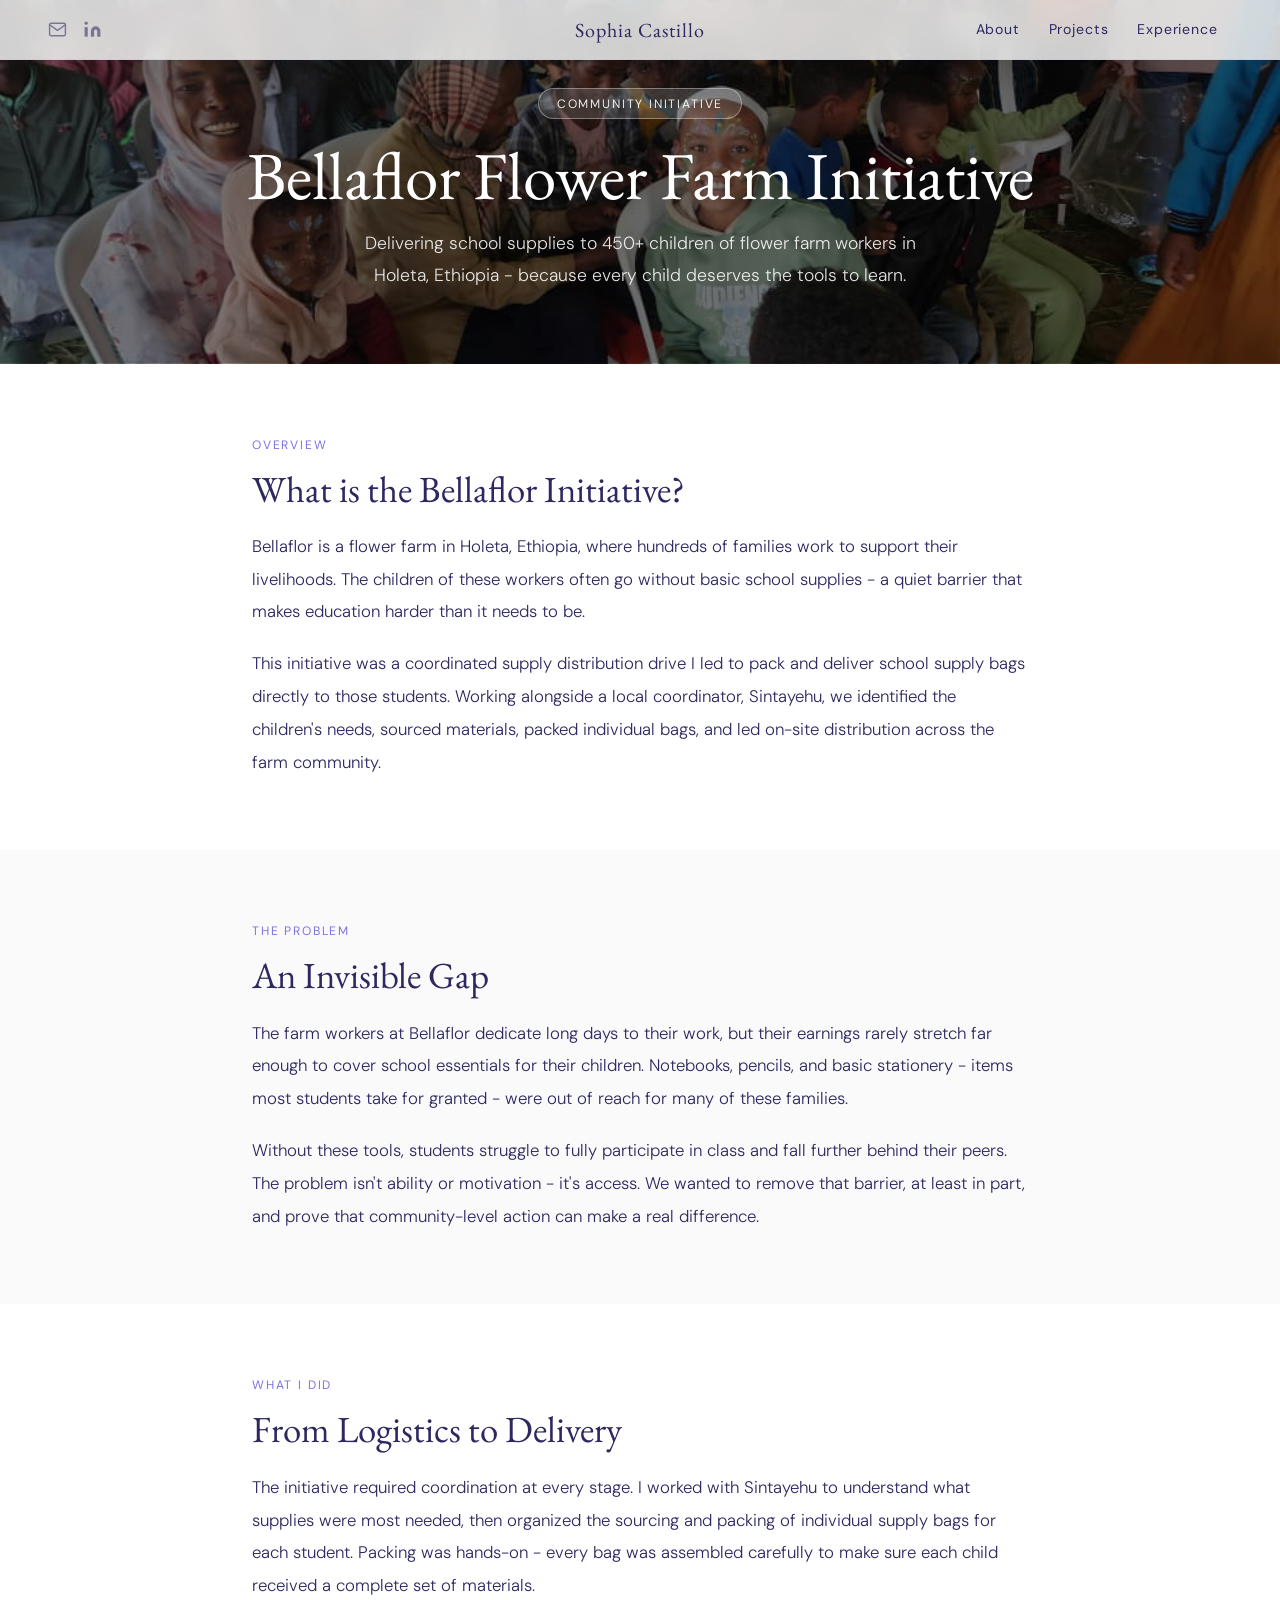
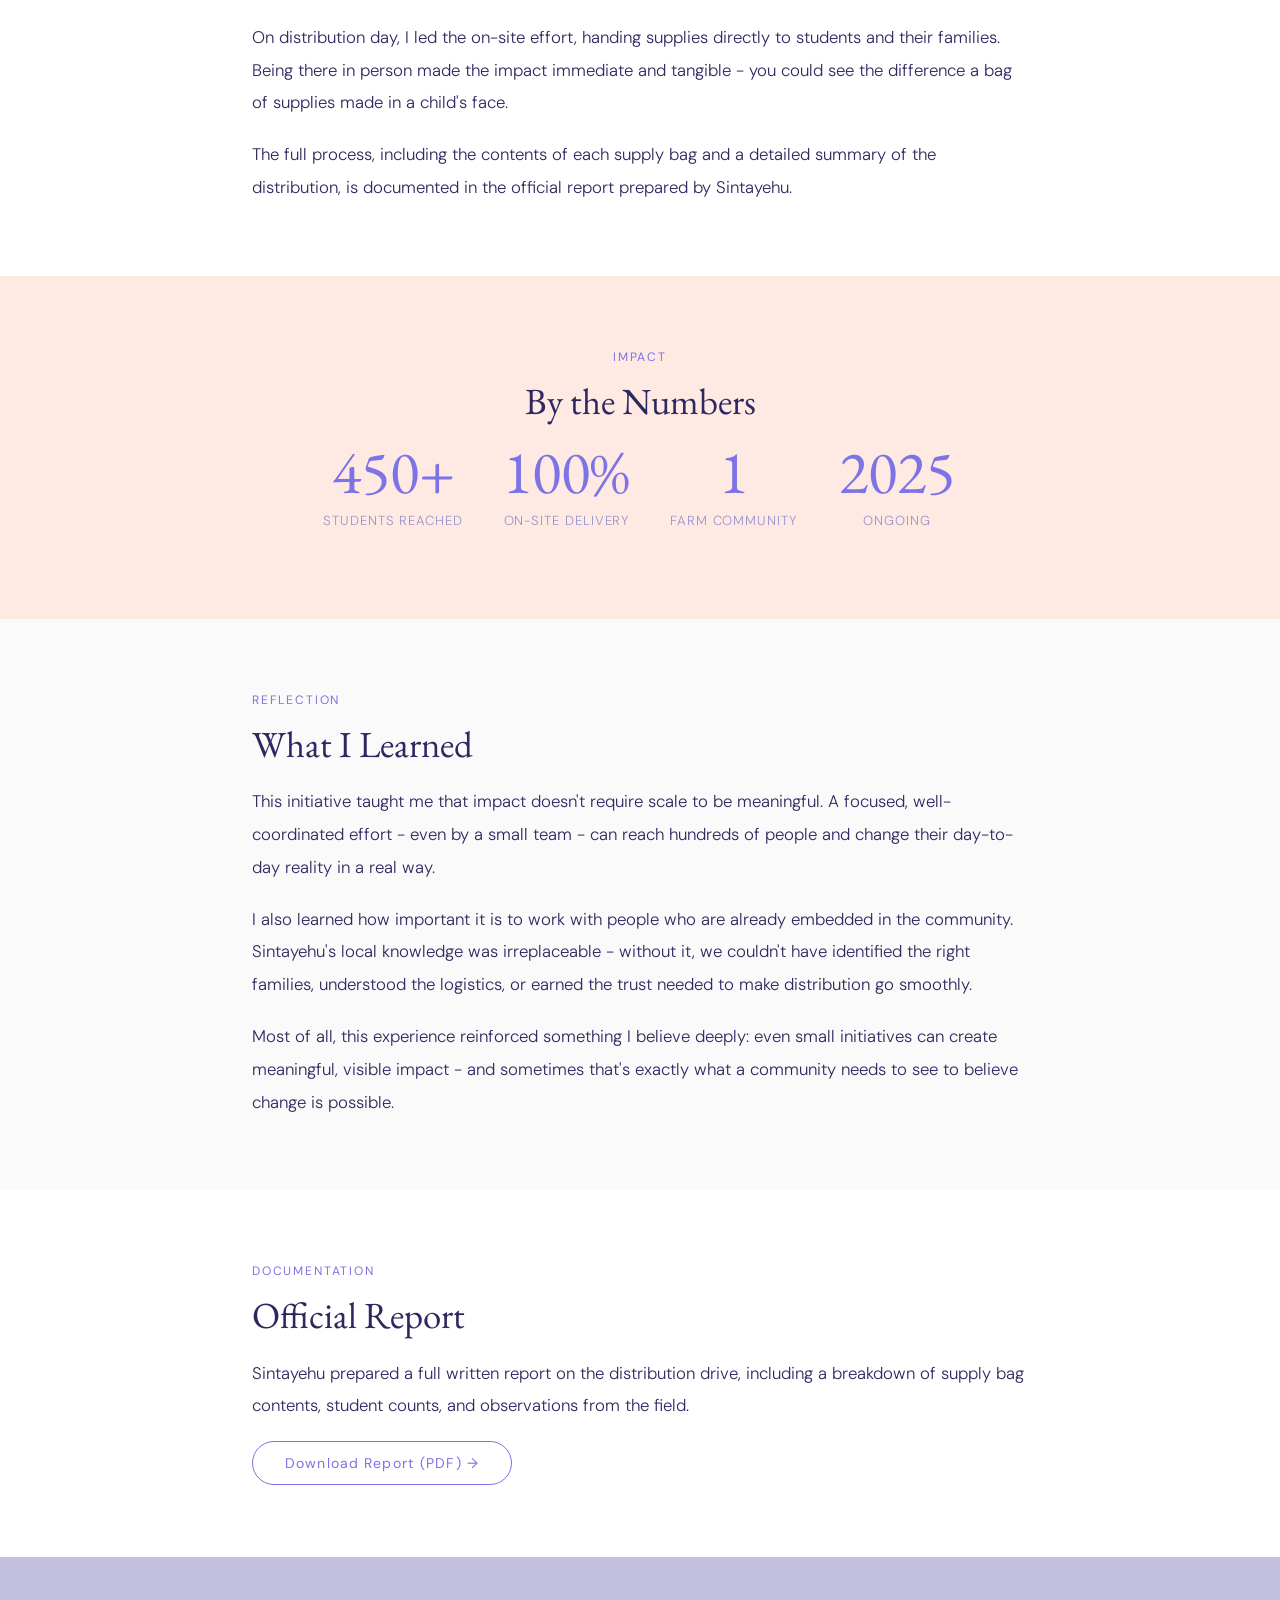
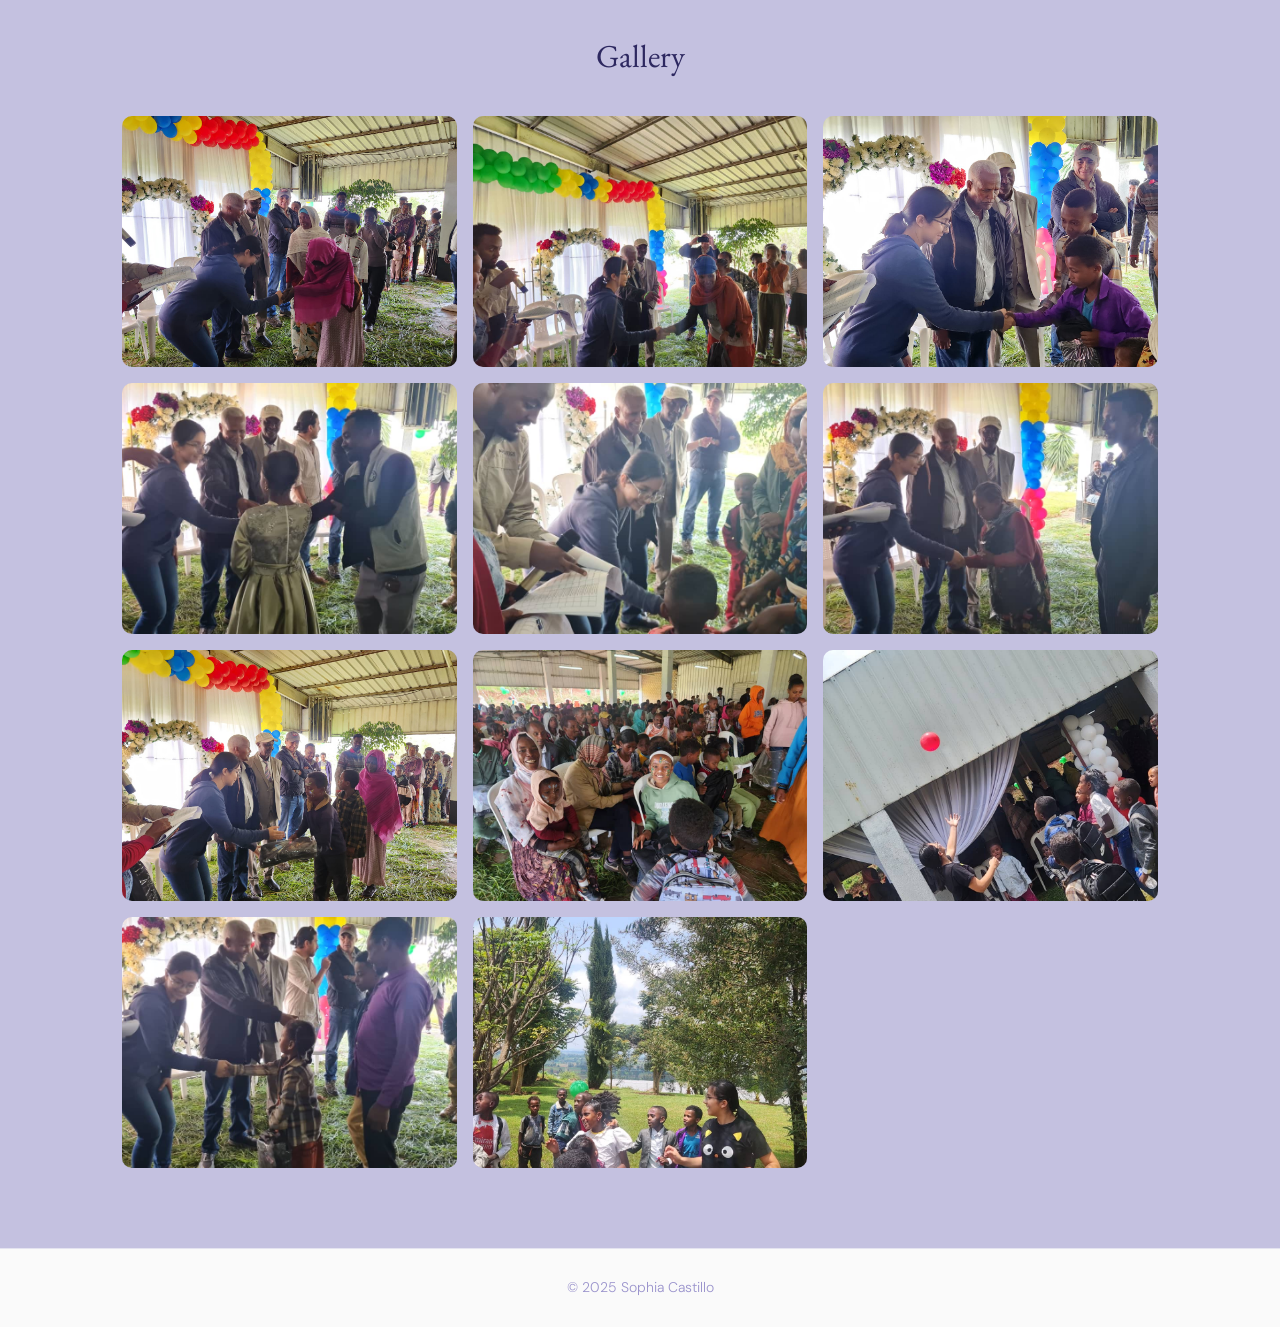
<file: bellaflor.html>
<!doctype html>
<html lang="en">
  <head>
    <meta charset="UTF-8" />
    <meta name="viewport" content="width=device-width, initial-scale=1.0" />
    <title>Bellaflor Flower Farm Initiative - Sophia Castillo</title>

    <!-- Google Fonts -->
    <link rel="preconnect" href="https://fonts.googleapis.com" />
    <link rel="preconnect" href="https://fonts.gstatic.com" crossorigin />
    <link
      href="https://fonts.googleapis.com/css2?family=EB+Garamond:ital,wght@0,400;0,500;0,600;1,400;1,500&family=DM+Sans:ital,opsz,wght@0,9..40,300;0,9..40,400;0,9..40,500;1,9..40,300&display=swap"
      rel="stylesheet"
    />

    <!-- Bootstrap 5 -->
    <link
      href="https://cdn.jsdelivr.net/npm/bootstrap@5.3.3/dist/css/bootstrap.min.css"
      rel="stylesheet"
    />

    <!-- Custom CSS -->
    <link rel="stylesheet" href="styles.css" />
  </head>

  <body>
    <!-- ===================== NAVBAR ===================== -->
    <nav class="navbar navbar-expand-lg fixed-top custom-navbar">
      <div class="container-fluid px-4 d-flex align-items-center">
        <!-- Left: Social icons -->
        <div class="d-flex align-items-center gap-3 me-auto">
          <a
            href="mailto:sophia@example.com"
            class="nav-icon-link"
            aria-label="Email"
          >
            <svg
              xmlns="http://www.w3.org/2000/svg"
              width="19"
              height="19"
              viewBox="0 0 24 24"
              fill="none"
              stroke="currentColor"
              stroke-width="1.8"
              stroke-linecap="round"
              stroke-linejoin="round"
            >
              <path
                d="M4 4h16c1.1 0 2 .9 2 2v12c0 1.1-.9 2-2 2H4c-1.1 0-2-.9-2-2V6c0-1.1.9-2 2-2z"
              />
              <polyline points="22,6 12,13 2,6" />
            </svg>
          </a>
          <a
            href="https://linkedin.com/"
            target="_blank"
            class="nav-icon-link"
            aria-label="LinkedIn"
          >
            <svg
              xmlns="http://www.w3.org/2000/svg"
              width="19"
              height="19"
              viewBox="0 0 24 24"
              fill="currentColor"
            >
              <path
                d="M16 8a6 6 0 0 1 6 6v7h-4v-7a2 2 0 0 0-2-2 2 2 0 0 0-2 2v7h-4v-7a6 6 0 0 1 6-6z"
              />
              <rect x="2" y="9" width="4" height="12" />
              <circle cx="4" cy="4" r="2" />
            </svg>
          </a>
        </div>

        <!-- Center: Name -->
        <a class="navbar-brand d-none d-lg-block" href="index.html"
          >Sophia Castillo</a
        >

        <!-- Mobile toggler -->
        <button
          class="navbar-toggler custom-toggler ms-auto"
          type="button"
          data-bs-toggle="collapse"
          data-bs-target="#navbarNav"
          aria-controls="navbarNav"
          aria-expanded="false"
          aria-label="Toggle navigation"
        >
          <span class="navbar-toggler-icon"></span>
        </button>

        <!-- Right: Nav links -->
        <div class="collapse navbar-collapse flex-grow-0" id="navbarNav">
          <ul class="navbar-nav ms-lg-4">
            <li class="nav-item">
              <a class="nav-link" href="about.html">About</a>
            </li>
            <li class="nav-item">
              <a class="nav-link" href="projects.html">Projects</a>
            </li>
            <li class="nav-item">
              <a class="nav-link" href="experience.html">Experience</a>
            </li>
          </ul>
        </div>
      </div>
    </nav>

    <!-- ===================== HERO ===================== -->
    <div
      class="project-hero project-hero-image"
      style="
        background-image:
          linear-gradient(rgba(0, 0, 0, 0.52), rgba(0, 0, 0, 0.52)),
          url(&quot;images/ethiopia/photo-08.jpg&quot;);
      "
    >
      <div class="container">
        <span class="project-hero-badge project-hero-badge-white"
          >Community Initiative</span
        >
        <h1 class="project-hero-title" style="color: #fff">
          Bellaflor Flower Farm Initiative
        </h1>
        <p
          class="project-hero-tagline"
          style="color: rgba(255, 255, 255, 0.88)"
        >
          Delivering school supplies to 450+ children of flower farm workers in
          Holeta, Ethiopia - because every child deserves the tools to learn.
        </p>
      </div>
    </div>

    <!-- ===================== OVERVIEW ===================== -->
    <div class="project-section project-section-alt">
      <div class="container">
        <span class="project-section-label">Overview</span>
        <h3>What is the Bellaflor Initiative?</h3>
        <p>
          Bellaflor is a flower farm in Holeta, Ethiopia, where hundreds of
          families work to support their livelihoods. The children of these
          workers often go without basic school supplies - a quiet barrier that
          makes education harder than it needs to be.
        </p>
        <p>
          This initiative was a coordinated supply distribution drive I led to
          pack and deliver school supply bags directly to those students.
          Working alongside a local coordinator, Sintayehu, we identified the
          children's needs, sourced materials, packed individual bags, and led
          on-site distribution across the farm community.
        </p>
      </div>
    </div>

    <!-- ===================== THE PROBLEM ===================== -->
    <div class="project-section">
      <div class="container">
        <span class="project-section-label">The Problem</span>
        <h3>An Invisible Gap</h3>
        <p>
          The farm workers at Bellaflor dedicate long days to their work, but
          their earnings rarely stretch far enough to cover school essentials
          for their children. Notebooks, pencils, and basic stationery - items
          most students take for granted - were out of reach for many of these
          families.
        </p>
        <p>
          Without these tools, students struggle to fully participate in class
          and fall further behind their peers. The problem isn't ability or
          motivation - it's access. We wanted to remove that barrier, at least
          in part, and prove that community-level action can make a real
          difference.
        </p>
      </div>
    </div>

    <!-- ===================== WHAT I DID ===================== -->
    <div class="project-section project-section-alt">
      <div class="container">
        <span class="project-section-label">What I Did</span>
        <h3>From Logistics to Delivery</h3>
        <p>
          The initiative required coordination at every stage. I worked with
          Sintayehu to understand what supplies were most needed, then organized
          the sourcing and packing of individual supply bags for each student.
          Packing was hands-on - every bag was assembled carefully to make sure
          each child received a complete set of materials.
        </p>
        <p>
          On distribution day, I led the on-site effort, handing supplies
          directly to students and their families. Being there in person made
          the impact immediate and tangible - you could see the difference a bag
          of supplies made in a child's face.
        </p>
        <p>
          The full process, including the contents of each supply bag and a
          detailed summary of the distribution, is documented in the official
          report prepared by Sintayehu.
        </p>
      </div>
    </div>

    <!-- ===================== IMPACT ===================== -->
    <div class="project-section project-section-blue">
      <div class="container text-center">
        <span class="project-section-label">Impact</span>
        <h3>By the Numbers</h3>
        <div class="impact-stats-large">
          <div class="stat-large">
            <span class="stat-value">450+</span>
            <span class="stat-label">Students Reached</span>
          </div>
          <div class="stat-large">
            <span class="stat-value">100%</span>
            <span class="stat-label">On-Site Delivery</span>
          </div>
          <div class="stat-large">
            <span class="stat-value">1</span>
            <span class="stat-label">Farm Community</span>
          </div>
          <div class="stat-large">
            <span class="stat-value">2025</span>
            <span class="stat-label">Ongoing</span>
          </div>
        </div>
      </div>
    </div>

    <!-- ===================== WHAT I LEARNED ===================== -->
    <div class="project-section">
      <div class="container">
        <span class="project-section-label">Reflection</span>
        <h3>What I Learned</h3>
        <p>
          This initiative taught me that impact doesn't require scale to be
          meaningful. A focused, well-coordinated effort - even by a small team
          - can reach hundreds of people and change their day-to-day reality in
          a real way.
        </p>
        <p>
          I also learned how important it is to work with people who are already
          embedded in the community. Sintayehu's local knowledge was
          irreplaceable - without it, we couldn't have identified the right
          families, understood the logistics, or earned the trust needed to make
          distribution go smoothly.
        </p>
        <p>
          Most of all, this experience reinforced something I believe deeply:
          even small initiatives can create meaningful, visible impact - and
          sometimes that's exactly what a community needs to see to believe
          change is possible.
        </p>
      </div>
    </div>

    <!-- ===================== REPORT ===================== -->
    <div class="project-section project-section-alt">
      <div class="container">
        <span class="project-section-label">Documentation</span>
        <h3>Official Report</h3>
        <p>
          Sintayehu prepared a full written report on the distribution drive,
          including a breakdown of supply bag contents, student counts, and
          observations from the field.
        </p>
        <a
          href="assets/pack-the-future.pdf"
          class="learn-more-btn"
          target="_blank"
          rel="noopener"
        >
          Download Report (PDF) &rarr;
        </a>
      </div>
    </div>

    <!-- ===================== PHOTO GALLERY ===================== -->
    <div class="photo-gallery">
      <div class="container">
        <h3>Gallery</h3>
        <div class="gallery-grid">
          <div class="gallery-item">
            <img
              src="images/ethiopia/photo-01.jpg"
              alt="Ethiopia supply distribution"
              onerror="this.style.display = 'none'"
            />
          </div>
          <div class="gallery-item">
            <img
              src="images/ethiopia/photo-02.jpg"
              alt="Ethiopia supply distribution"
              onerror="this.style.display = 'none'"
            />
          </div>
          <div class="gallery-item">
            <img
              src="images/ethiopia/photo-03.jpg"
              alt="Ethiopia supply distribution"
              onerror="this.style.display = 'none'"
            />
          </div>
          <div class="gallery-item">
            <img
              src="images/ethiopia/photo-04.jpg"
              alt="Ethiopia supply distribution"
              onerror="this.style.display = 'none'"
            />
          </div>
          <div class="gallery-item">
            <img
              src="images/ethiopia/photo-05.jpg"
              alt="Ethiopia supply distribution"
              onerror="this.style.display = 'none'"
            />
          </div>
          <div class="gallery-item">
            <img
              src="images/ethiopia/photo-06.jpg"
              alt="Ethiopia supply distribution"
              onerror="this.style.display = 'none'"
            />
          </div>
          <div class="gallery-item">
            <img
              src="images/ethiopia/photo-07.jpg"
              alt="Ethiopia supply distribution"
              onerror="this.style.display = 'none'"
            />
          </div>
          <div class="gallery-item">
            <img
              src="images/ethiopia/photo-08.jpg"
              alt="Ethiopia supply distribution - a favourite"
              onerror="this.style.display = 'none'"
            />
          </div>
          <div class="gallery-item">
            <img
              src="images/ethiopia/photo-09.jpg"
              alt="Ethiopia supply distribution"
              onerror="this.style.display = 'none'"
            />
          </div>
          <div class="gallery-item">
            <img
              src="images/ethiopia/photo-10.jpg"
              alt="Ethiopia supply distribution"
              onerror="this.style.display = 'none'"
            />
          </div>
          <div class="gallery-item">
            <img
              src="images/ethiopia/photo-11.jpg"
              alt="Ethiopia supply distribution"
              onerror="this.style.display = 'none'"
            />
          </div>
        </div>
      </div>
    </div>

    <!-- ===================== FOOTER ===================== -->
    <footer>
      <p>&copy; 2025 Sophia Castillo</p>
    </footer>

    <!-- Bootstrap JS -->
    <script src="https://cdn.jsdelivr.net/npm/bootstrap@5.3.3/dist/js/bootstrap.bundle.min.js"></script>
  </body>
</html>
</file>
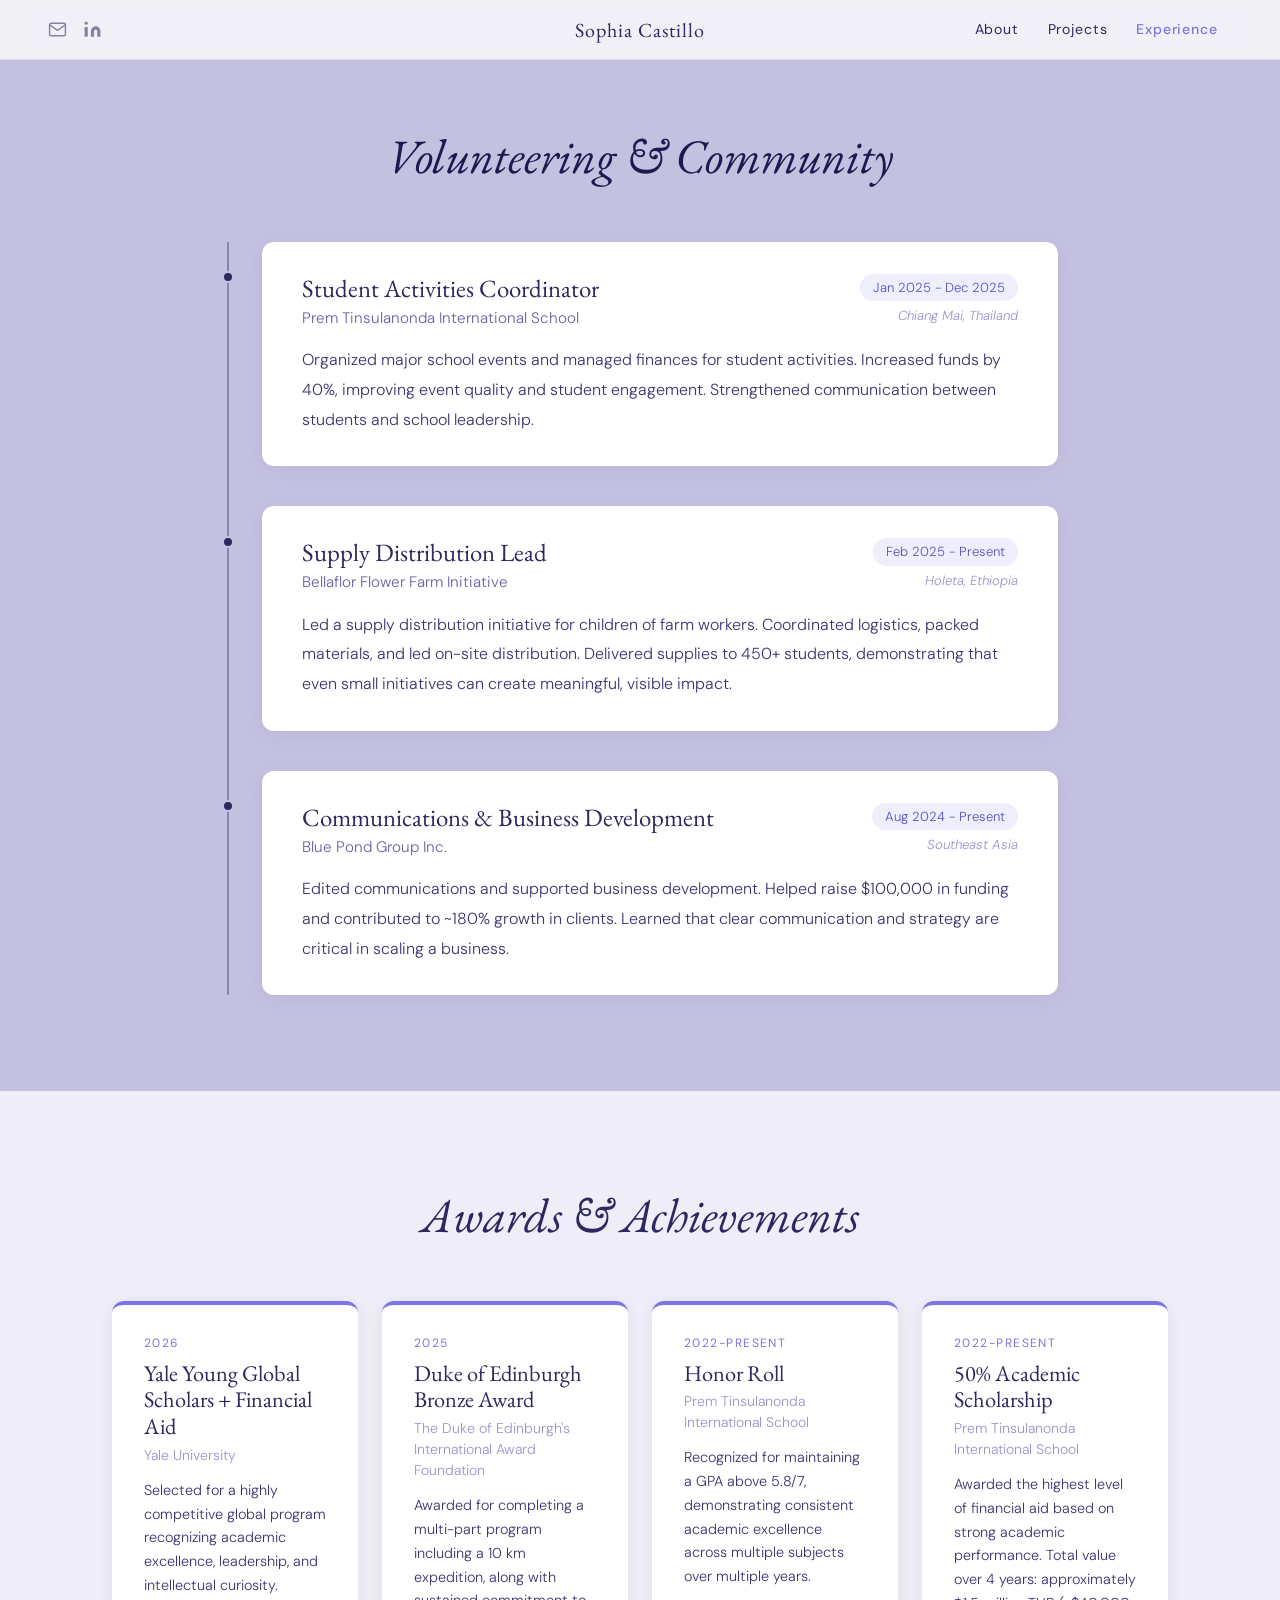
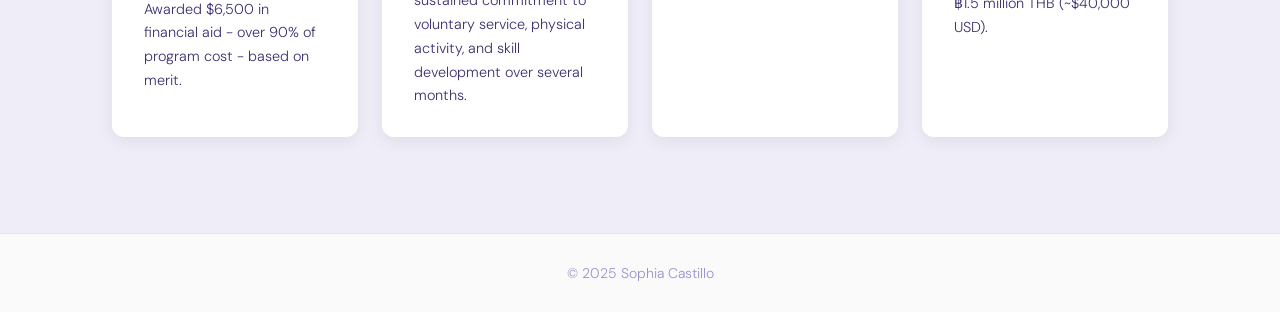
<file: experience.html>
<!doctype html>
<html lang="en">
  <head>
    <meta charset="UTF-8" />
    <meta name="viewport" content="width=device-width, initial-scale=1.0" />
    <title>Experience - Sophia Castillo</title>

    <!-- Google Fonts -->
    <link rel="preconnect" href="https://fonts.googleapis.com" />
    <link rel="preconnect" href="https://fonts.gstatic.com" crossorigin />
    <link
      href="https://fonts.googleapis.com/css2?family=EB+Garamond:ital,wght@0,400;0,500;0,600;1,400;1,500&family=DM+Sans:ital,opsz,wght@0,9..40,300;0,9..40,400;0,9..40,500;1,9..40,300&display=swap"
      rel="stylesheet"
    />

    <!-- Bootstrap 5 -->
    <link
      href="https://cdn.jsdelivr.net/npm/bootstrap@5.3.3/dist/css/bootstrap.min.css"
      rel="stylesheet"
    />

    <!-- Custom CSS -->
    <link rel="stylesheet" href="styles.css" />
  </head>

  <body>
    <!-- ===================== NAVBAR ===================== -->
    <nav class="navbar navbar-expand-lg fixed-top custom-navbar">
      <div class="container-fluid px-4 d-flex align-items-center">
        <!-- Left: Social icons -->
        <div class="d-flex align-items-center gap-3 me-auto">
          <a
            href="mailto:sophia@example.com"
            class="nav-icon-link"
            aria-label="Email"
          >
            <svg
              xmlns="http://www.w3.org/2000/svg"
              width="19"
              height="19"
              viewBox="0 0 24 24"
              fill="none"
              stroke="currentColor"
              stroke-width="1.8"
              stroke-linecap="round"
              stroke-linejoin="round"
            >
              <path
                d="M4 4h16c1.1 0 2 .9 2 2v12c0 1.1-.9 2-2 2H4c-1.1 0-2-.9-2-2V6c0-1.1.9-2 2-2z"
              />
              <polyline points="22,6 12,13 2,6" />
            </svg>
          </a>
          <a
            href="https://linkedin.com/"
            target="_blank"
            class="nav-icon-link"
            aria-label="LinkedIn"
          >
            <svg
              xmlns="http://www.w3.org/2000/svg"
              width="19"
              height="19"
              viewBox="0 0 24 24"
              fill="currentColor"
            >
              <path
                d="M16 8a6 6 0 0 1 6 6v7h-4v-7a2 2 0 0 0-2-2 2 2 0 0 0-2 2v7h-4v-7a6 6 0 0 1 6-6z"
              />
              <rect x="2" y="9" width="4" height="12" />
              <circle cx="4" cy="4" r="2" />
            </svg>
          </a>
        </div>

        <!-- Center: Name -->
        <a class="navbar-brand d-none d-lg-block" href="index.html"
          >Sophia Castillo</a
        >

        <!-- Mobile toggler -->
        <button
          class="navbar-toggler custom-toggler ms-auto"
          type="button"
          data-bs-toggle="collapse"
          data-bs-target="#navbarNav"
          aria-controls="navbarNav"
          aria-expanded="false"
          aria-label="Toggle navigation"
        >
          <span class="navbar-toggler-icon"></span>
        </button>

        <!-- Right: Nav links -->
        <div class="collapse navbar-collapse flex-grow-0" id="navbarNav">
          <ul class="navbar-nav ms-lg-4">
            <li class="nav-item">
              <a class="nav-link" href="about.html">About</a>
            </li>
            <li class="nav-item">
              <a class="nav-link" href="projects.html">Projects</a>
            </li>
            <li class="nav-item">
              <a class="nav-link active" href="experience.html">Experience</a>
            </li>
          </ul>
        </div>
      </div>
    </nav>

    <!-- ===================== EXPERIENCE ===================== -->
    <section id="experience" class="page-first-section">
      <div class="container">
        <h2 class="section-heading"><em>Volunteering &amp; Community</em></h2>

        <div class="exp-timeline">
          <div class="exp-item">
            <div class="exp-marker"></div>
            <div class="exp-card">
              <div class="exp-header">
                <div>
                  <h4 class="exp-role">Student Activities Coordinator</h4>
                  <p class="exp-org">Prem Tinsulanonda International School</p>
                </div>
                <div class="exp-meta">
                  <span class="exp-date">Jan 2025 - Dec 2025</span>
                  <span class="exp-location">Chiang Mai, Thailand</span>
                </div>
              </div>
              <p class="exp-description">
                Organized major school events and managed finances for student
                activities. Increased funds by 40%, improving event quality and
                student engagement. Strengthened communication between students
                and school leadership.
              </p>
            </div>
          </div>

          <div class="exp-item">
            <div class="exp-marker"></div>
            <div class="exp-card">
              <div class="exp-header">
                <div>
                  <h4 class="exp-role">Supply Distribution Lead</h4>
                  <p class="exp-org">Bellaflor Flower Farm Initiative</p>
                </div>
                <div class="exp-meta">
                  <span class="exp-date">Feb 2025 - Present</span>
                  <span class="exp-location">Holeta, Ethiopia</span>
                </div>
              </div>
              <p class="exp-description">
                Led a supply distribution initiative for children of farm
                workers. Coordinated logistics, packed materials, and led
                on-site distribution. Delivered supplies to 450+ students,
                demonstrating that even small initiatives can create meaningful,
                visible impact.
              </p>
            </div>
          </div>

          <div class="exp-item">
            <div class="exp-marker"></div>
            <div class="exp-card">
              <div class="exp-header">
                <div>
                  <h4 class="exp-role">
                    Communications &amp; Business Development
                  </h4>
                  <p class="exp-org">Blue Pond Group Inc.</p>
                </div>
                <div class="exp-meta">
                  <span class="exp-date">Aug 2024 - Present</span>
                  <span class="exp-location">Southeast Asia</span>
                </div>
              </div>
              <p class="exp-description">
                Edited communications and supported business development. Helped
                raise $100,000 in funding and contributed to ~180% growth in
                clients. Learned that clear communication and strategy are
                critical in scaling a business.
              </p>
            </div>
          </div>
        </div>
      </div>
    </section>

    <!-- ===================== AWARDS ===================== -->
    <section id="awards">
      <div class="container">
        <h2 class="section-heading"><em>Awards &amp; Achievements</em></h2>

        <div class="awards-grid">
          <div class="award-card">
            <div class="award-year">2026</div>
            <h4 class="award-title">
              Yale Young Global Scholars + Financial Aid
            </h4>
            <p class="award-issuer">Yale University</p>
            <p class="award-description">
              Selected for a highly competitive global program recognizing
              academic excellence, leadership, and intellectual curiosity.
              Awarded $6,500 in financial aid - over 90% of program cost - based
              on merit.
            </p>
          </div>

          <div class="award-card">
            <div class="award-year">2025</div>
            <h4 class="award-title">Duke of Edinburgh Bronze Award</h4>
            <p class="award-issuer">
              The Duke of Edinburgh's International Award Foundation
            </p>
            <p class="award-description">
              Awarded for completing a multi-part program including a 10 km
              expedition, along with sustained commitment to voluntary service,
              physical activity, and skill development over several months.
            </p>
          </div>

          <div class="award-card">
            <div class="award-year">2022-Present</div>
            <h4 class="award-title">Honor Roll</h4>
            <p class="award-issuer">Prem Tinsulanonda International School</p>
            <p class="award-description">
              Recognized for maintaining a GPA above 5.8/7, demonstrating
              consistent academic excellence across multiple subjects over
              multiple years.
            </p>
          </div>

          <div class="award-card">
            <div class="award-year">2022-Present</div>
            <h4 class="award-title">50% Academic Scholarship</h4>
            <p class="award-issuer">Prem Tinsulanonda International School</p>
            <p class="award-description">
              Awarded the highest level of financial aid based on strong
              academic performance. Total value over 4 years: approximately ฿1.5
              million THB (~$40,000 USD).
            </p>
          </div>
        </div>
      </div>
    </section>

    <!-- ===================== FOOTER ===================== -->
    <footer>
      <p>&copy; 2025 Sophia Castillo</p>
    </footer>

    <!-- Bootstrap JS -->
    <script src="https://cdn.jsdelivr.net/npm/bootstrap@5.3.3/dist/js/bootstrap.bundle.min.js"></script>
  </body>
</html>
</file>
<file: styles.css>
/* ================================================
   SOPHIA CASTILLO — PORTFOLIO STYLES
   Palette: #FAFAFA, #FFE9E3, #C4C1E0, #7C73E6
   ================================================ */

/* ---- VARIABLES ---- */
:root {
  --purple: #7C73E6;
  --lavender-light: #EEEDF8;
  --peach: #FFE9E3;
  --off-white: #FAFAFA;
  --lavender: #C4C1E0;
  --deep: #4D45B8;
  --text-dark: #2D2860;
  --text-light: #FAFAFA;
  --card-bg: #FFFFFF;
  --shadow: 0 4px 20px rgba(76, 69, 184, 0.08);
  --shadow-hover: 0 8px 32px rgba(76, 69, 184, 0.16);
}

/* ---- BASE ---- */
html {
  scroll-behavior: smooth;
  font-size: 16px;
  overscroll-behavior: none;
}

body {
  font-family: 'DM Sans', sans-serif;
  font-weight: 300;
  color: var(--text-dark);
  background-color: var(--off-white);
  margin: 0;
  padding: 0;
  overscroll-behavior: none;
}

/* ---- NAVBAR ---- */
.custom-navbar {
  background-color: rgba(250, 250, 250, 0.82);
  backdrop-filter: blur(14px);
  -webkit-backdrop-filter: blur(14px);
  border-bottom: 1px solid rgba(196, 193, 224, 0.4);
  padding: 0.8rem 1.5rem;
}

.custom-navbar .navbar-brand {
  font-family: 'EB Garamond', serif;
  font-size: 1.25rem;
  font-weight: 400;
  color: var(--text-dark) !important;
  letter-spacing: 0.05em;
  position: absolute;
  left: 50%;
  transform: translateX(-50%);
}

.custom-navbar .nav-link {
  font-family: 'DM Sans', sans-serif;
  font-weight: 400;
  font-size: 0.88rem;
  color: var(--text-dark) !important;
  letter-spacing: 0.06em;
  padding: 0.4rem 0.9rem !important;
  transition: color 0.2s;
  cursor: pointer;
}

.custom-navbar .nav-link:hover {
  color: var(--purple) !important;
  opacity: 1;
}

.nav-icon-link {
  color: var(--text-dark);
  display: flex;
  align-items: center;
  opacity: 0.55;
  transition: opacity 0.2s;
  line-height: 1;
}

.nav-icon-link:hover {
  opacity: 1;
}

.custom-navbar .navbar-toggler {
  border: none;
  padding: 0.25rem 0;
}

.custom-navbar .navbar-toggler:focus {
  box-shadow: none;
}

.custom-toggler .navbar-toggler-icon {
  background-image: url("data:image/svg+xml;charset=utf8,%3Csvg viewBox='0 0 32 32' xmlns='http://www.w3.org/2000/svg'%3E%3Cpath stroke='rgba(45,40,96,0.7)' stroke-width='2' stroke-linecap='round' stroke-miterlimit='10' d='M4 8h24M4 16h24M4 24h24'/%3E%3C/svg%3E");
}

/* ---- HERO ---- */
#hero {
  height: 100vh;
  background-color: var(--off-white);
  display: flex;
  flex-direction: column;
  align-items: center;
  justify-content: center;
  text-align: center;
  padding: 2rem;
  position: relative;
}

.hero-content {
  display: flex;
  flex-direction: column;
  align-items: center;
}

.hero-photo-wrapper {
  width: 200px;
  height: 200px;
  border-radius: 50%;
  background: linear-gradient(135deg, var(--purple), var(--peach));
  display: flex;
  align-items: center;
  justify-content: center;
  margin-bottom: 2rem;
  overflow: hidden;
  position: relative;
  box-shadow: 0 6px 28px rgba(124, 115, 230, 0.35);
}

.hero-photo-wrapper .initials {
  position: absolute;
  font-family: 'EB Garamond', serif;
  font-size: 4rem;
  color: rgba(255, 255, 255, 0.75);
  pointer-events: none;
  z-index: 0;
  line-height: 1;
}

.hero-photo {
  width: 100%;
  height: 100%;
  object-fit: cover;
  position: relative;
  z-index: 1;
}

.hero-title {
  font-family: 'EB Garamond', serif;
  font-size: 5.5rem;
  font-weight: 400;
  color: var(--text-dark);
  line-height: 1;
  margin: 0 0 0.7rem 0;
}

.hero-tagline {
  font-family: 'DM Sans', sans-serif;
  font-weight: 300;
  font-size: 1.1rem;
  color: #6860A8;
  letter-spacing: 0.06em;
  margin: 0 0 2.5rem 0;
}

.hero-cta {
  display: inline-block;
  font-family: 'DM Sans', sans-serif;
  font-weight: 400;
  font-size: 0.9rem;
  letter-spacing: 0.1em;
  color: var(--text-dark);
  border: 1.5px solid var(--text-dark);
  padding: 0.75rem 2.4rem;
  border-radius: 40px;
  text-decoration: none;
  transition: background-color 0.35s ease, color 0.35s ease;
}

.hero-cta:hover {
  background-color: var(--text-dark);
  color: var(--off-white);
}

.scroll-down {
  position: absolute;
  bottom: 2.5rem;
}

.chevron-icon {
  width: 2rem;
  height: 2rem;
  color: var(--text-dark);
  animation: bounce 2s infinite;
  opacity: 0.5;
}

@keyframes bounce {
  0%, 20%, 50%, 80%, 100% { transform: translateY(0); }
  40% { transform: translateY(-9px); }
  60% { transform: translateY(-4px); }
}

/* ---- SECTION HEADING ---- */
.section-heading {
  font-family: 'EB Garamond', serif;
  font-size: 3rem;
  font-weight: 400;
  text-align: center;
  margin-bottom: 3.5rem;
  color: var(--text-dark);
}

.section-heading.light {
  color: var(--text-light);
}

/* ---- ABOUT SECTION ---- */
#about {
  background-color: var(--peach);
  padding: 6rem 0;
}

#about .container-xl {
  max-width: 1180px;
}

.about-image-col {
  display: flex;
  align-items: center;
  justify-content: center;
  padding: 1rem 2rem;
}

.about-image-wrapper {
  width: 100%;
  max-width: 420px;
  height: 500px;
  border-radius: 20px;
  overflow: hidden;
  background: linear-gradient(155deg, #D8D5F0 0%, var(--purple) 100%);
  box-shadow: var(--shadow);
}

.about-image {
  width: 100%;
  height: 100%;
  object-fit: cover;
  display: block;
}

.about-text-col {
  padding: 1rem 2.5rem;
}

#about h2 {
  font-family: 'EB Garamond', serif;
  font-size: 2.8rem;
  font-weight: 400;
  color: var(--text-dark);
  margin-bottom: 1.5rem;
}

#about p {
  font-family: 'DM Sans', sans-serif;
  font-weight: 300;
  font-size: 1.075rem;
  line-height: 1.95;
  color: #2D2860;
  margin-bottom: 1.2rem;
}

/* ---- PROJECTS SECTION ---- */
#projects {
  background-color: var(--off-white);
  padding: 6rem 0;
}

#projects .container {
  max-width: 1080px;
}

/* Large horizontal project card */
.project-card {
  display: flex;
  flex-direction: row;
  background-color: var(--card-bg);
  border-radius: 16px;
  overflow: hidden;
  box-shadow: var(--shadow);
  margin-bottom: 3.5rem;
  transition: transform 0.3s ease, box-shadow 0.3s ease;
  min-height: 340px;
}

.project-card:last-child {
  margin-bottom: 0;
}

.project-card:hover {
  transform: translateY(-4px);
  box-shadow: var(--shadow-hover);
}

.project-card-reverse {
  flex-direction: row-reverse;
}

.project-card-image {
  flex: 0 0 42%;
  overflow: hidden;
  background: linear-gradient(135deg, var(--peach), var(--purple));
  position: relative;
}

.project-card-image img {
  width: 100%;
  height: 100%;
  object-fit: cover;
  display: block;
  transition: transform 0.5s ease;
}

.project-card:hover .project-card-image img {
  transform: scale(1.04);
}

.project-card-content {
  flex: 1;
  padding: 2.8rem 3.2rem;
  display: flex;
  flex-direction: column;
  justify-content: center;
}

.project-category {
  font-family: 'DM Sans', sans-serif;
  font-weight: 400;
  font-size: 0.78rem;
  letter-spacing: 0.14em;
  text-transform: uppercase;
  color: var(--purple);
  margin-bottom: 0.6rem;
  display: block;
}

.project-title {
  font-family: 'EB Garamond', serif;
  font-size: 2.6rem;
  font-weight: 400;
  color: var(--text-dark);
  margin: 0 0 1rem 0;
  line-height: 1.1;
}

.project-description {
  font-family: 'DM Sans', sans-serif;
  font-weight: 300;
  font-size: 1rem;
  line-height: 1.85;
  color: #3A3470;
  margin-bottom: 1.8rem;
}

/* Impact stats (card preview) */
.impact-stats {
  display: flex;
  gap: 2rem;
  margin-bottom: 2rem;
  flex-wrap: wrap;
}

.stat {
  display: flex;
  flex-direction: column;
  align-items: flex-start;
}

.stat-value {
  font-family: 'EB Garamond', serif;
  font-size: 2rem;
  font-weight: 500;
  color: var(--purple);
  line-height: 1;
}

.stat-label {
  font-family: 'DM Sans', sans-serif;
  font-weight: 300;
  font-size: 0.72rem;
  letter-spacing: 0.05em;
  color: #9A93CC;
  text-transform: uppercase;
  margin-top: 0.2rem;
}

/* Learn More button */
.learn-more-btn {
  display: inline-block;
  font-family: 'DM Sans', sans-serif;
  font-weight: 400;
  font-size: 0.88rem;
  letter-spacing: 0.08em;
  color: var(--purple);
  border: 1.5px solid var(--purple);
  padding: 0.65rem 2rem;
  border-radius: 30px;
  text-decoration: none;
  transition: background-color 0.3s ease, color 0.3s ease;
  align-self: flex-start;
}

.learn-more-btn:hover {
  background-color: var(--purple);
  color: var(--text-light);
}

/* ---- EXPERIENCE SECTION ---- */
#experience {
  background-color: var(--lavender);
  padding: 6rem 0;
}

#experience .section-heading {
  color: #1E1A50;
}

#experience .container {
  max-width: 860px;
}

/*
  Timeline layout
  ─────────────────────────────────────────
  .exp-timeline has padding-left: 2.5rem (40px).
  The line sits at left: 5px (center = 6px from border).
  Each .exp-marker is left: -2.5rem, so its left edge
  lands at 0px from the timeline border and its center
  at 6px — perfectly on the line, regardless of padding.
*/
.exp-timeline {
  position: relative;
  padding-left: 2.5rem;
}

/* Vertical line */
.exp-timeline::before {
  content: "";
  position: absolute;
  left: 5px;
  top: 0;
  bottom: 0;
  width: 2px;
  background-color: rgba(45, 40, 96, 0.4);
  border-radius: 2px;
}

.exp-item {
  position: relative;
  margin-bottom: 2.5rem;
}

.exp-item:last-child {
  margin-bottom: 0;
}

/* Circle marker — center aligns with line at left: 5px */
.exp-marker {
  position: absolute;
  left: -2.5rem;           /* left edge at 0px → center at 6px = line center */
  top: 1.85rem;
  width: 12px;
  height: 12px;
  background-color: var(--text-dark);
  border: 2.5px solid var(--lavender);
  border-radius: 50%;
}

.exp-card {
  background-color: var(--card-bg);
  border-radius: 12px;
  padding: 2rem 2.5rem;
  box-shadow: var(--shadow);
  transition: box-shadow 0.3s ease;
}

.exp-card:hover {
  box-shadow: var(--shadow-hover);
}

.exp-header {
  display: flex;
  justify-content: space-between;
  align-items: flex-start;
  flex-wrap: wrap;
  gap: 0.5rem;
  margin-bottom: 1rem;
}

.exp-role {
  font-family: 'EB Garamond', serif;
  font-size: 1.55rem;
  font-weight: 400;
  color: var(--text-dark);
  margin: 0 0 0.2rem 0;
}

.exp-org {
  font-family: 'DM Sans', sans-serif;
  font-weight: 300;
  font-size: 0.95rem;
  color: #6860A8;
  margin: 0;
}

.exp-meta {
  display: flex;
  flex-direction: column;
  align-items: flex-end;
  gap: 0.3rem;
}

.exp-date {
  font-family: 'DM Sans', sans-serif;
  font-weight: 300;
  font-size: 0.82rem;
  background-color: rgba(124, 115, 230, 0.12);
  color: #5850C0;
  padding: 0.25rem 0.8rem;
  border-radius: 20px;
  white-space: nowrap;
}

.exp-location {
  font-family: 'DM Sans', sans-serif;
  font-weight: 300;
  font-size: 0.82rem;
  color: #9A93CC;
  font-style: italic;
}

.exp-description {
  font-family: 'DM Sans', sans-serif;
  font-weight: 300;
  font-size: 1rem;
  line-height: 1.85;
  color: #3A3470;
  margin: 0;
}

/* ---- AWARDS SECTION ---- */
#awards {
  background-color: var(--lavender-light);
  padding: 6rem 0;
}

#awards .container {
  max-width: 1080px;
}

.awards-grid {
  display: grid;
  grid-template-columns: repeat(auto-fill, minmax(230px, 1fr));
  gap: 1.5rem;
}

.award-card {
  background-color: var(--card-bg);
  border-radius: 12px;
  padding: 1.8rem 2rem;
  border-top: 4px solid var(--purple);
  box-shadow: 0 4px 16px rgba(43, 43, 43, 0.08);
  transition: transform 0.3s ease, box-shadow 0.3s ease;
}

.award-card:hover {
  transform: translateY(-3px);
  box-shadow: 0 8px 24px rgba(43, 43, 43, 0.15);
}

.award-year {
  font-family: 'DM Sans', sans-serif;
  font-weight: 400;
  font-size: 0.75rem;
  letter-spacing: 0.12em;
  color: var(--purple);
  text-transform: uppercase;
  margin-bottom: 0.5rem;
}

.award-title {
  font-family: 'EB Garamond', serif;
  font-size: 1.4rem;
  font-weight: 400;
  color: var(--text-dark);
  margin: 0 0 0.3rem 0;
}

.award-issuer {
  font-family: 'DM Sans', sans-serif;
  font-weight: 300;
  font-size: 0.88rem;
  color: #9A93CC;
  margin: 0 0 0.8rem 0;
}

.award-description {
  font-family: 'DM Sans', sans-serif;
  font-weight: 300;
  font-size: 0.9rem;
  line-height: 1.65;
  color: #3A3470;
  margin: 0;
}

/* ---- LANGUAGES ---- */
#languages {
  background-color: var(--off-white);
  padding: 6rem 0;
}

#languages .container {
  max-width: 1080px;
}

.languages-grid {
  display: grid;
  grid-template-columns: repeat(auto-fill, minmax(200px, 1fr));
  gap: 1.5rem;
}

.language-card {
  background-color: var(--card-bg);
  border-radius: 12px;
  padding: 1.6rem 1.8rem;
  box-shadow: 0 4px 16px rgba(43, 43, 43, 0.08);
  transition: transform 0.3s ease, box-shadow 0.3s ease;
}

.language-card:hover {
  transform: translateY(-3px);
  box-shadow: 0 8px 24px rgba(43, 43, 43, 0.15);
}

.lang-header {
  display: flex;
  align-items: center;
  justify-content: space-between;
  gap: 0.5rem;
  margin-bottom: 0.7rem;
}

.lang-name {
  font-family: 'EB Garamond', serif;
  font-size: 1.4rem;
  font-weight: 400;
  color: var(--text-dark);
  margin: 0;
}

.lang-level {
  font-family: 'DM Sans', sans-serif;
  font-size: 0.72rem;
  font-weight: 500;
  letter-spacing: 0.06em;
  padding: 0.25rem 0.55rem;
  border-radius: 20px;
  white-space: nowrap;
  flex-shrink: 0;
}

.lang-level-c2 {
  background-color: var(--purple);
  color: #fff;
}

.lang-level-b {
  background-color: var(--lavender);
  color: var(--text-dark);
}

.lang-level-a {
  background-color: var(--peach);
  color: var(--text-dark);
}

.lang-description {
  font-family: 'DM Sans', sans-serif;
  font-weight: 300;
  font-size: 0.9rem;
  line-height: 1.65;
  color: #3A3470;
  margin: 0;
}

/* ---- ACTIVE NAV LINK ---- */
.custom-navbar .nav-link.active {
  color: var(--purple) !important;
  font-weight: 500;
}

/* ---- PAGE TOP SPACING (for pages without a full-height hero) ---- */
.page-first-section {
  padding-top: 8rem !important;
}

/* ---- FOOTER ---- */
footer {
  background-color: var(--off-white);
  border-top: 1px solid rgba(196, 193, 224, 0.4);
  text-align: center;
  padding: 1.8rem;
}

footer p {
  font-family: 'DM Sans', sans-serif;
  font-weight: 300;
  font-size: 0.875rem;
  color: #9A93CC;
  margin: 0;
}

/* ====================================================
   PROJECT PAGE STYLES
   ==================================================== */

/* Top back-navigation bar */
.project-page-nav {
  background-color: rgba(250, 250, 250, 0.82);
  backdrop-filter: blur(14px);
  -webkit-backdrop-filter: blur(14px);
  border-bottom: 1px solid rgba(196, 193, 224, 0.4);
  padding: 1rem 2rem;
  position: sticky;
  top: 0;
  z-index: 100;
}

.back-link {
  font-family: 'DM Sans', sans-serif;
  font-weight: 400;
  font-size: 0.88rem;
  color: var(--text-dark);
  text-decoration: none;
  letter-spacing: 0.04em;
  display: inline-flex;
  align-items: center;
  gap: 0.4rem;
  opacity: 0.6;
  transition: opacity 0.2s, color 0.2s;
}

.back-link:hover {
  opacity: 1;
  color: var(--purple);
}

/* Project hero banner */
.project-hero {
  padding: 5.5rem 2rem 4.5rem;
  text-align: center;
}

.project-hero-cream { background-color: var(--off-white); }
.project-hero-blue  { background-color: var(--peach); }
.project-hero-image {
  background-size: cover;
  background-position: center;
  background-repeat: no-repeat;
}

.project-hero-badge {
  display: inline-block;
  font-family: 'DM Sans', sans-serif;
  font-weight: 400;
  font-size: 0.76rem;
  letter-spacing: 0.15em;
  text-transform: uppercase;
  color: var(--purple);
  background-color: rgba(124, 115, 230, 0.1);
  border: 1px solid rgba(124, 115, 230, 0.35);
  padding: 0.35rem 1.1rem;
  border-radius: 20px;
  margin-bottom: 1.4rem;
}

.project-hero-badge.on-blue {
  color: #5850C0;
  background-color: rgba(255, 255, 255, 0.5);
  border-color: rgba(88, 80, 192, 0.3);
}

.project-hero-badge-white {
  color: rgba(255, 255, 255, 0.9);
  background-color: rgba(255, 255, 255, 0.15);
  border-color: rgba(255, 255, 255, 0.35);
}

.project-hero-title {
  font-family: 'EB Garamond', serif;
  font-size: 4.2rem;
  font-weight: 400;
  color: var(--text-dark);
  margin: 0 0 1.2rem 0;
  line-height: 1;
}

.project-hero-tagline {
  font-family: 'DM Sans', sans-serif;
  font-weight: 300;
  font-size: 1.1rem;
  color: #6860A8;
  max-width: 580px;
  margin: 0 auto;
  line-height: 1.8;
}

/* Project body sections */
.project-section {
  padding: 4.5rem 0;
}

.project-section-alt {
  background-color: var(--card-bg);
}

.project-section-tan {
  background-color: var(--lavender);
}

.project-section-blue {
  background-color: var(--peach);
}

.project-section .container {
  max-width: 800px;
}

.project-section-label {
  font-family: 'DM Sans', sans-serif;
  font-weight: 400;
  font-size: 0.76rem;
  letter-spacing: 0.15em;
  text-transform: uppercase;
  color: var(--purple);
  margin-bottom: 0.8rem;
  display: block;
}

.project-section h3 {
  font-family: 'EB Garamond', serif;
  font-size: 2.3rem;
  font-weight: 400;
  color: var(--text-dark);
  margin: 0 0 1.2rem 0;
}

.project-section p {
  font-family: 'DM Sans', sans-serif;
  font-weight: 300;
  font-size: 1.05rem;
  line-height: 1.95;
  color: #2D2860;
  margin-bottom: 1.2rem;
}

.project-section p:last-child {
  margin-bottom: 0;
}

/* Large impact stats on project pages */
.impact-stats-large {
  display: flex;
  flex-wrap: wrap;
  gap: 2.5rem;
  justify-content: center;
  margin: 1rem 0;
}

.stat-large {
  text-align: center;
  min-width: 120px;
}

.stat-large .stat-value {
  font-family: 'EB Garamond', serif;
  font-size: 3.8rem;
  font-weight: 400;
  color: var(--purple);
  line-height: 1;
  display: block;
}

.stat-large .stat-label {
  font-family: 'DM Sans', sans-serif;
  font-weight: 300;
  font-size: 0.82rem;
  letter-spacing: 0.07em;
  text-transform: uppercase;
  color: #9A93CC;
  margin-top: 0.5rem;
  display: block;
}

/* Photo gallery */
.photo-gallery {
  padding: 5rem 0;
  background-color: var(--lavender);
}

.photo-gallery .container {
  max-width: 1060px;
}

.photo-gallery h3 {
  font-family: 'EB Garamond', serif;
  font-size: 2rem;
  font-weight: 400;
  text-align: center;
  color: var(--text-dark);
  margin-bottom: 2.5rem;
}

.gallery-grid {
  display: grid;
  grid-template-columns: repeat(3, 1fr);
  gap: 1rem;
}

.gallery-item {
  aspect-ratio: 4/3;
  border-radius: 10px;
  overflow: hidden;
  background: linear-gradient(135deg, var(--peach), var(--purple));
}

.gallery-item img {
  width: 100%;
  height: 100%;
  object-fit: cover;
  display: block;
  transition: transform 0.4s ease;
}

.gallery-item:hover img {
  transform: scale(1.06);
}

/* ====================================================
   RESPONSIVE
   ==================================================== */

/* Wide desktop: give about section more breathing room */
@media (min-width: 1400px) {
  #about .container-xl {
    padding: 0 6rem;
  }
}

/* Tablet and below (< 992px) */
@media (max-width: 991px) {
  .hero-title {
    font-size: 4rem;
  }

  .custom-navbar .navbar-brand {
    position: static;
    transform: none;
  }

  .about-image-wrapper {
    height: 380px;
    max-width: 100%;
  }

  .about-text-col {
    padding: 2rem 1.5rem;
  }

  .project-card,
  .project-card-reverse {
    flex-direction: column;
  }

  .project-card-image {
    flex: 0 0 auto;
    height: 260px;
  }

  .project-card-content {
    padding: 2rem 2rem;
  }

  .exp-timeline {
    padding-left: 2.25rem;
  }

  .exp-marker {
    left: -2.25rem;
  }

  .exp-header {
    flex-direction: column;
  }

  .exp-meta {
    align-items: flex-start;
  }

  .awards-grid,
  .languages-grid {
    grid-template-columns: repeat(2, 1fr);
  }

  .project-hero-title {
    font-size: 3rem;
  }

  .gallery-grid {
    grid-template-columns: repeat(2, 1fr);
  }
}

/* Mobile (< 768px) */
@media (max-width: 767px) {
  .hero-title {
    font-size: 3rem;
  }

  .hero-tagline {
    font-size: 0.95rem;
  }

  .hero-photo-wrapper {
    width: 160px;
    height: 160px;
  }

  .hero-photo-wrapper .initials {
    font-size: 3rem;
  }

  .section-heading {
    font-size: 2.2rem;
    margin-bottom: 2.5rem;
  }

  #about {
    padding: 4rem 0;
  }

  #about h2 {
    font-size: 2.2rem;
  }

  #projects,
  #experience,
  #awards,
  #languages {
    padding: 4rem 0;
  }

  .project-hero-title {
    font-size: 2.5rem;
  }

  .impact-stats-large {
    gap: 1.5rem;
  }

  .stat-large .stat-value {
    font-size: 2.8rem;
  }

  .awards-grid,
  .languages-grid {
    grid-template-columns: 1fr;
  }

  .gallery-grid {
    grid-template-columns: 1fr;
  }

  .exp-card {
    padding: 1.5rem;
  }
}

/* Small mobile (< 480px) */
@media (max-width: 480px) {
  .hero-title {
    font-size: 2.5rem;
  }

  .hero-photo-wrapper {
    width: 140px;
    height: 140px;
  }

  .project-card-content {
    padding: 1.5rem;
  }

  .project-title {
    font-size: 2rem;
  }

  .impact-stats {
    gap: 1.2rem;
  }

  .exp-timeline {
    padding-left: 2rem;
  }

  .exp-marker {
    left: -2rem; /* left edge at 0px → center at 6px = line center */
  }
}
</file>
